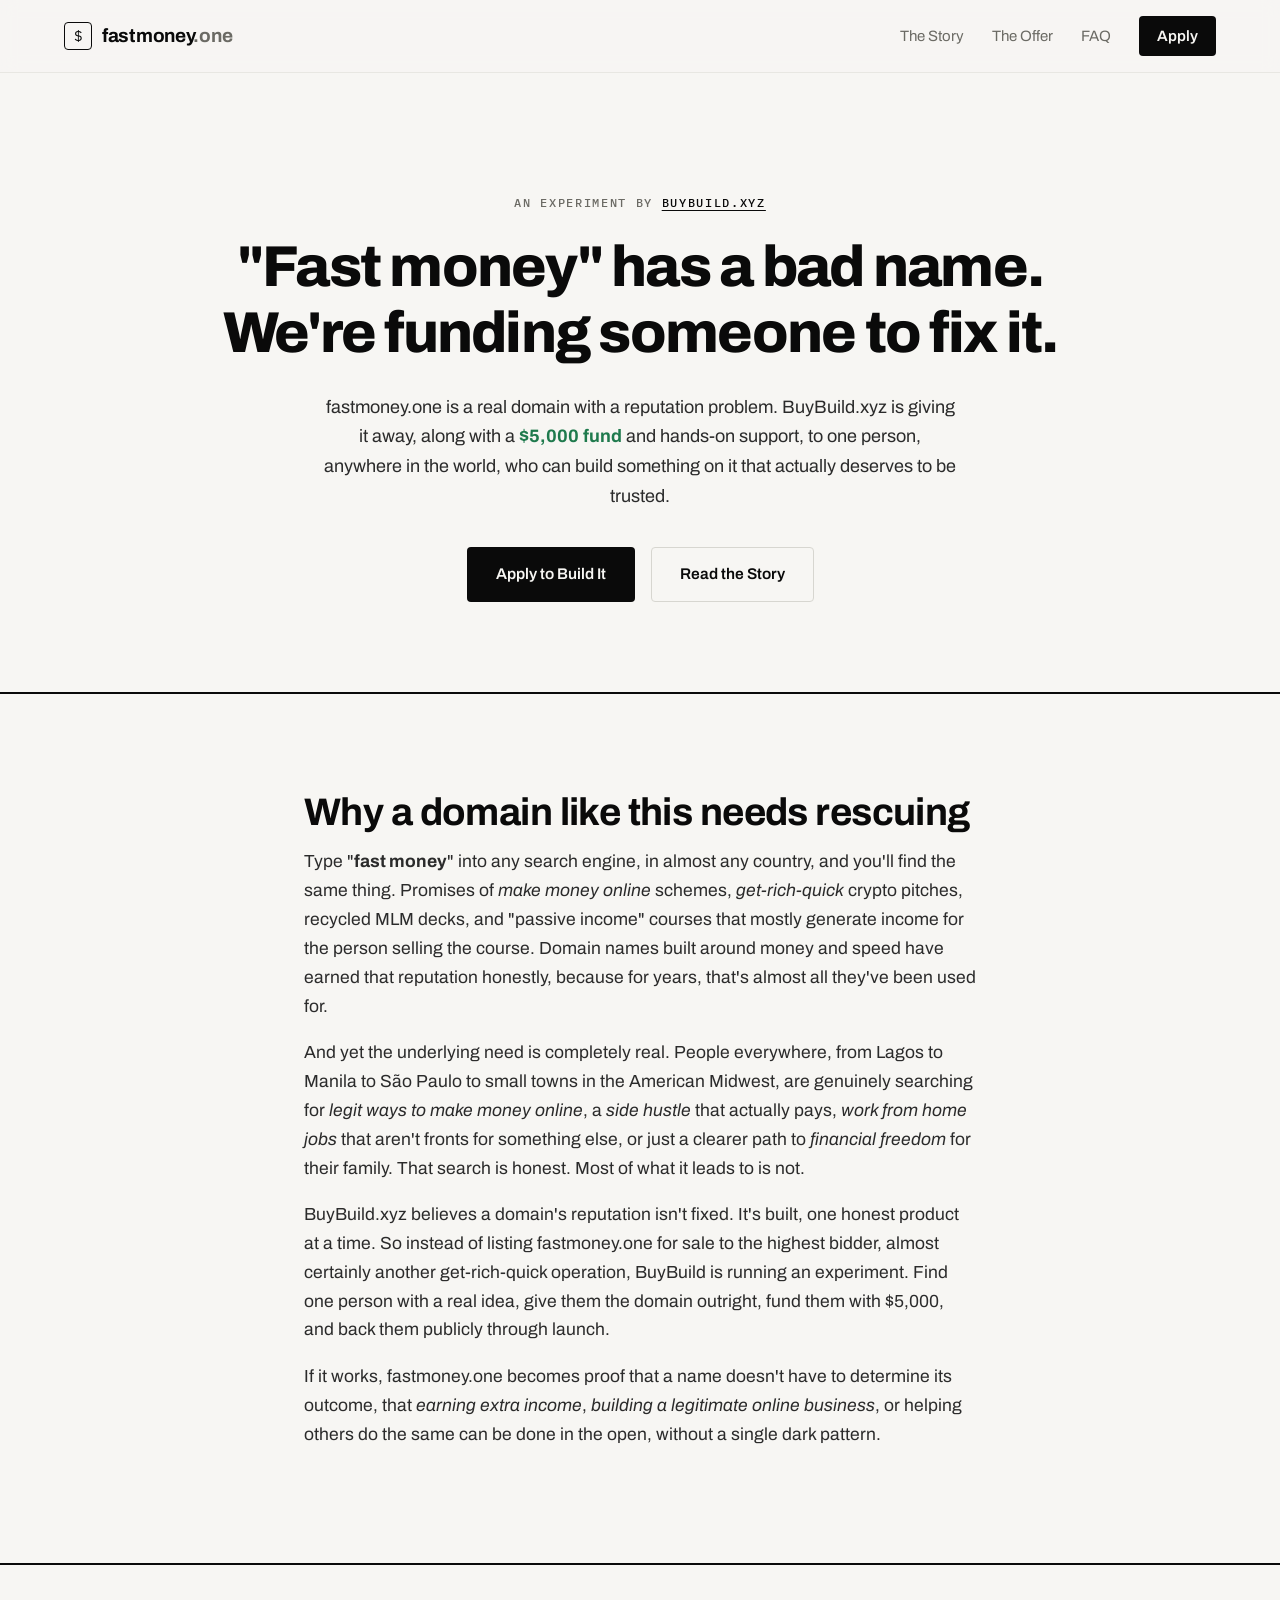
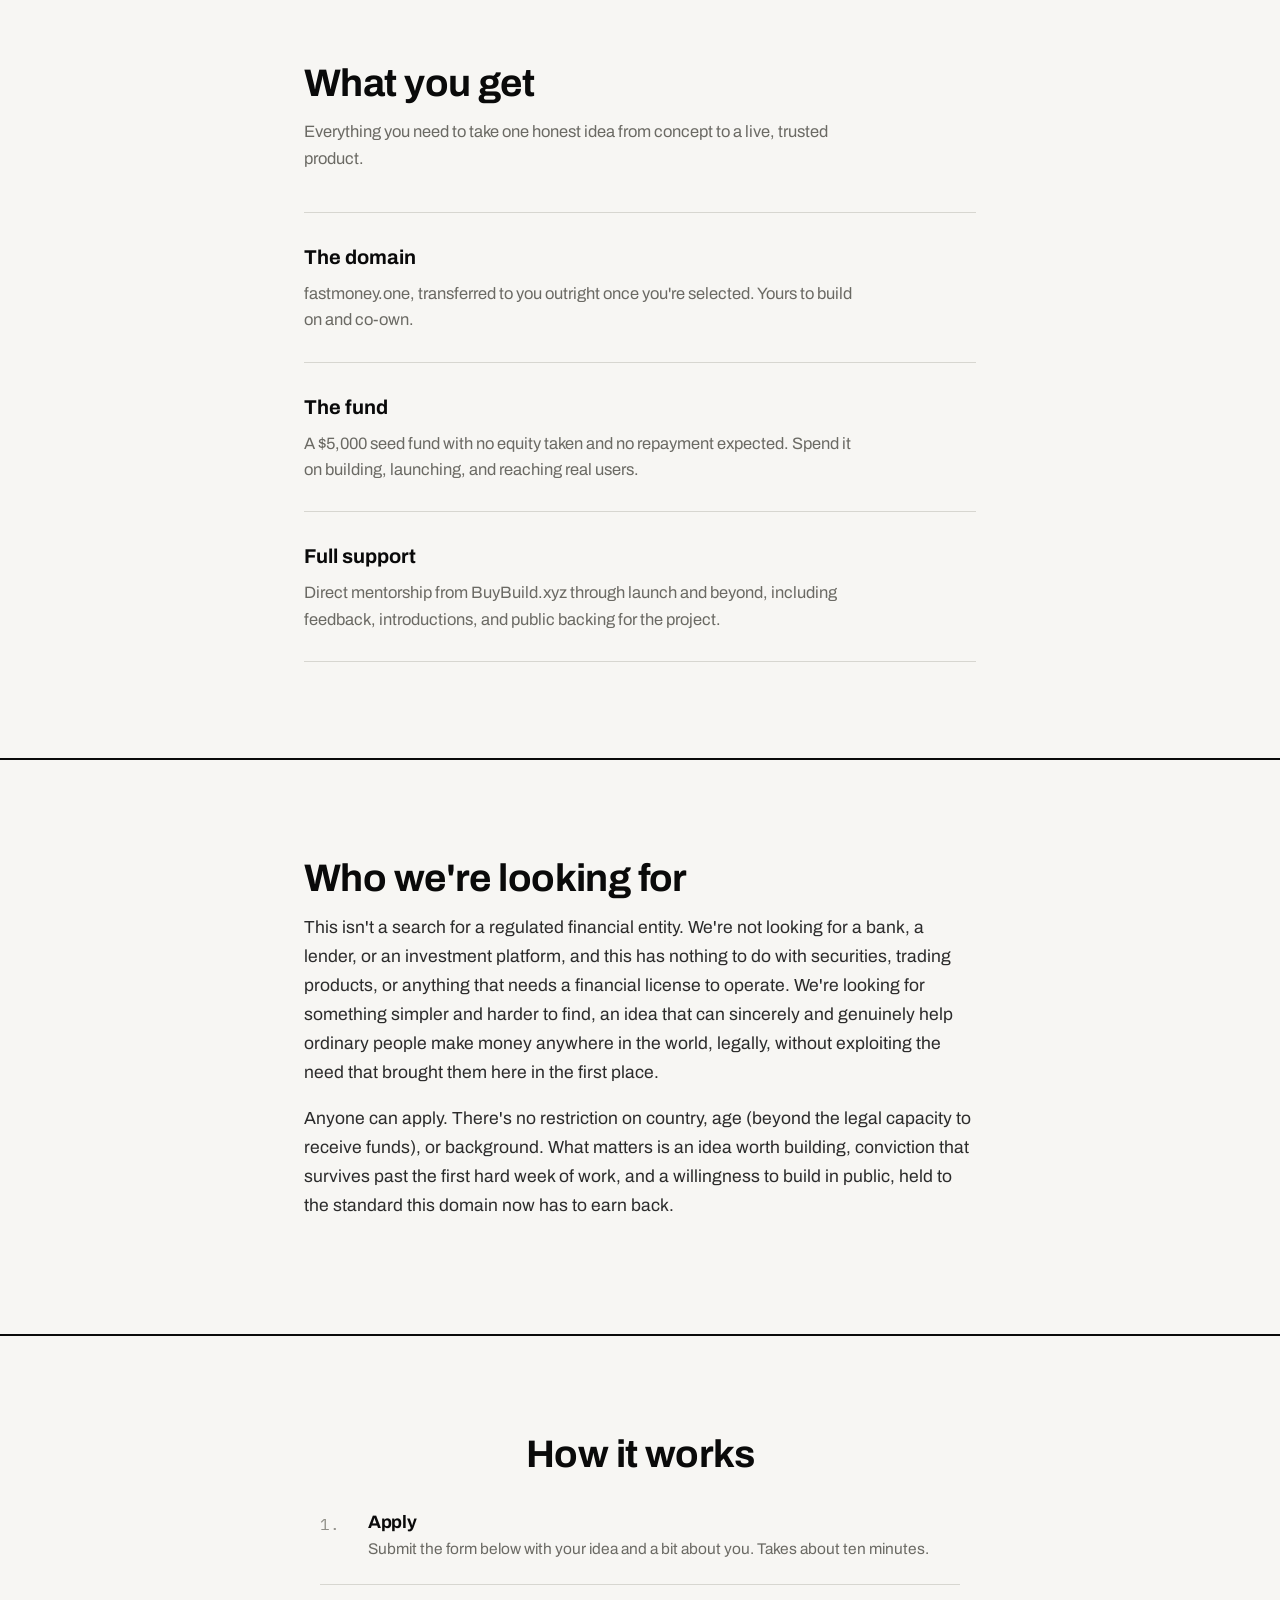
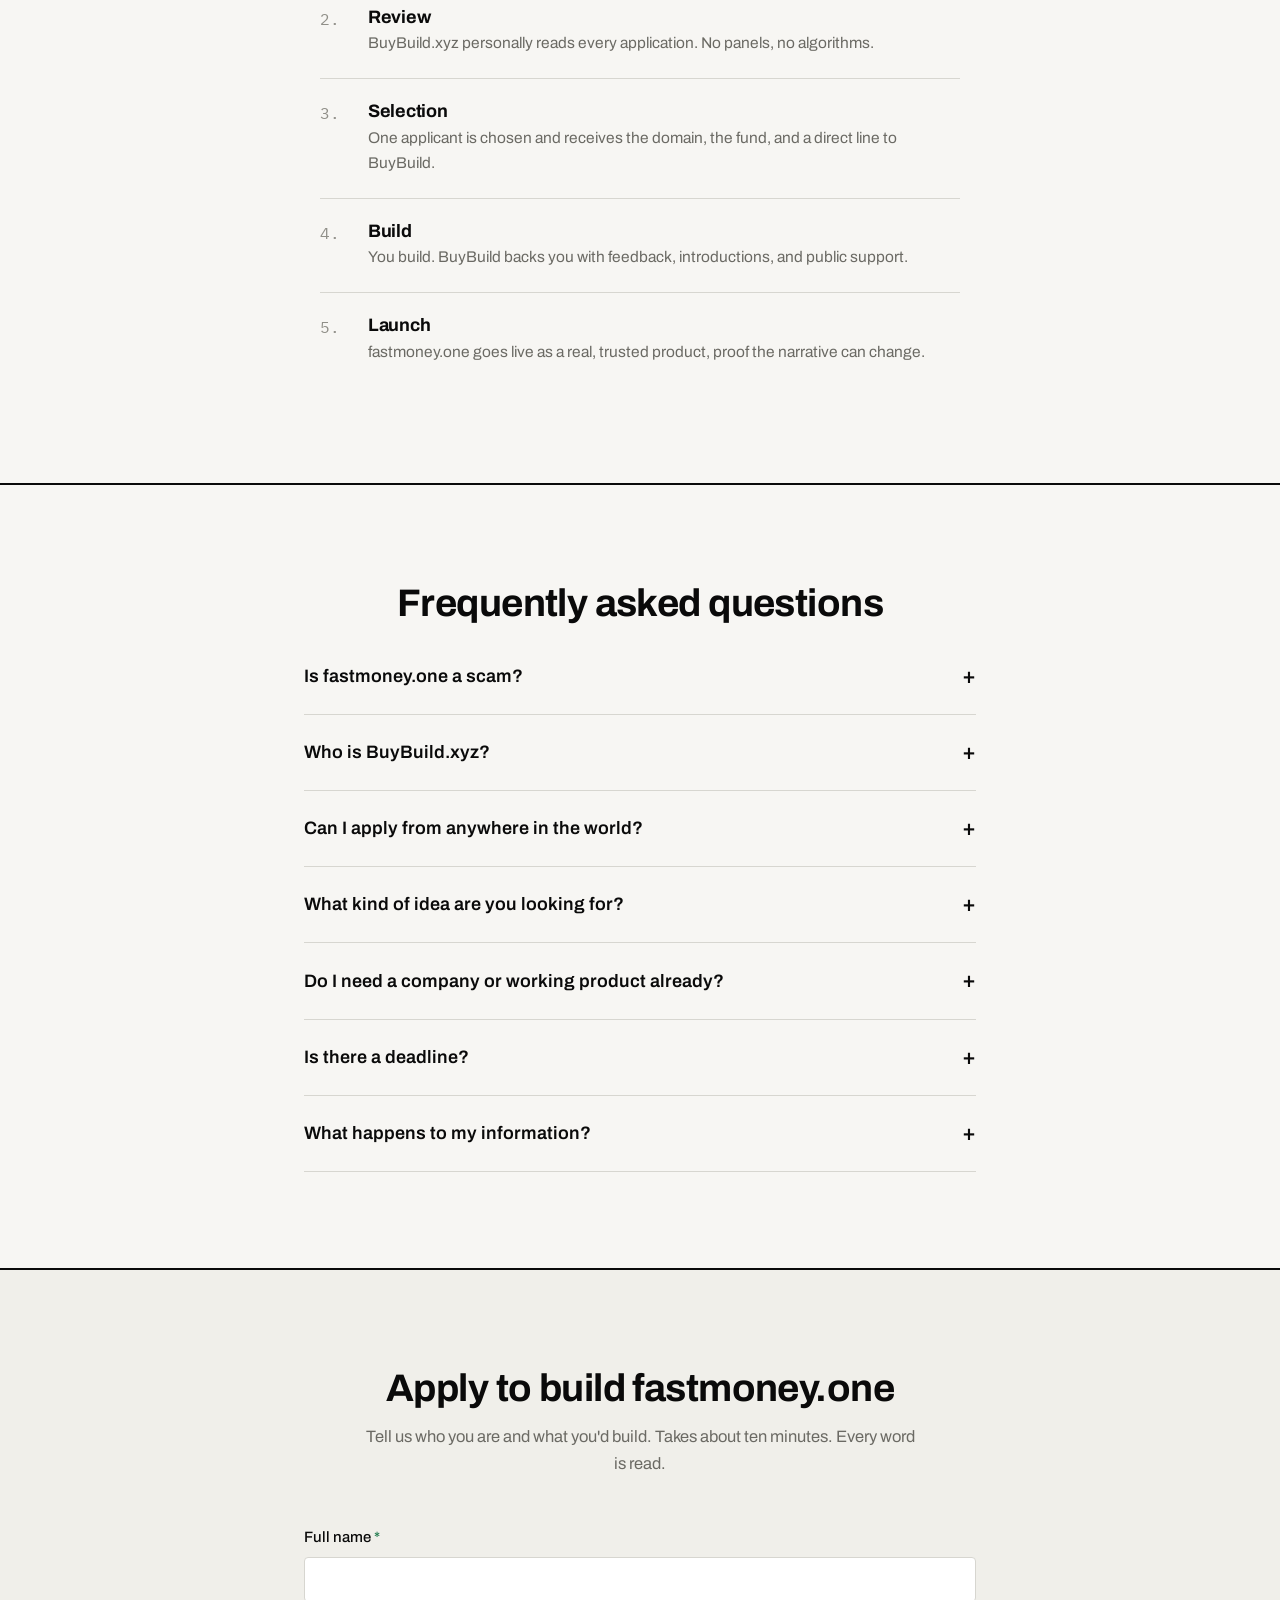
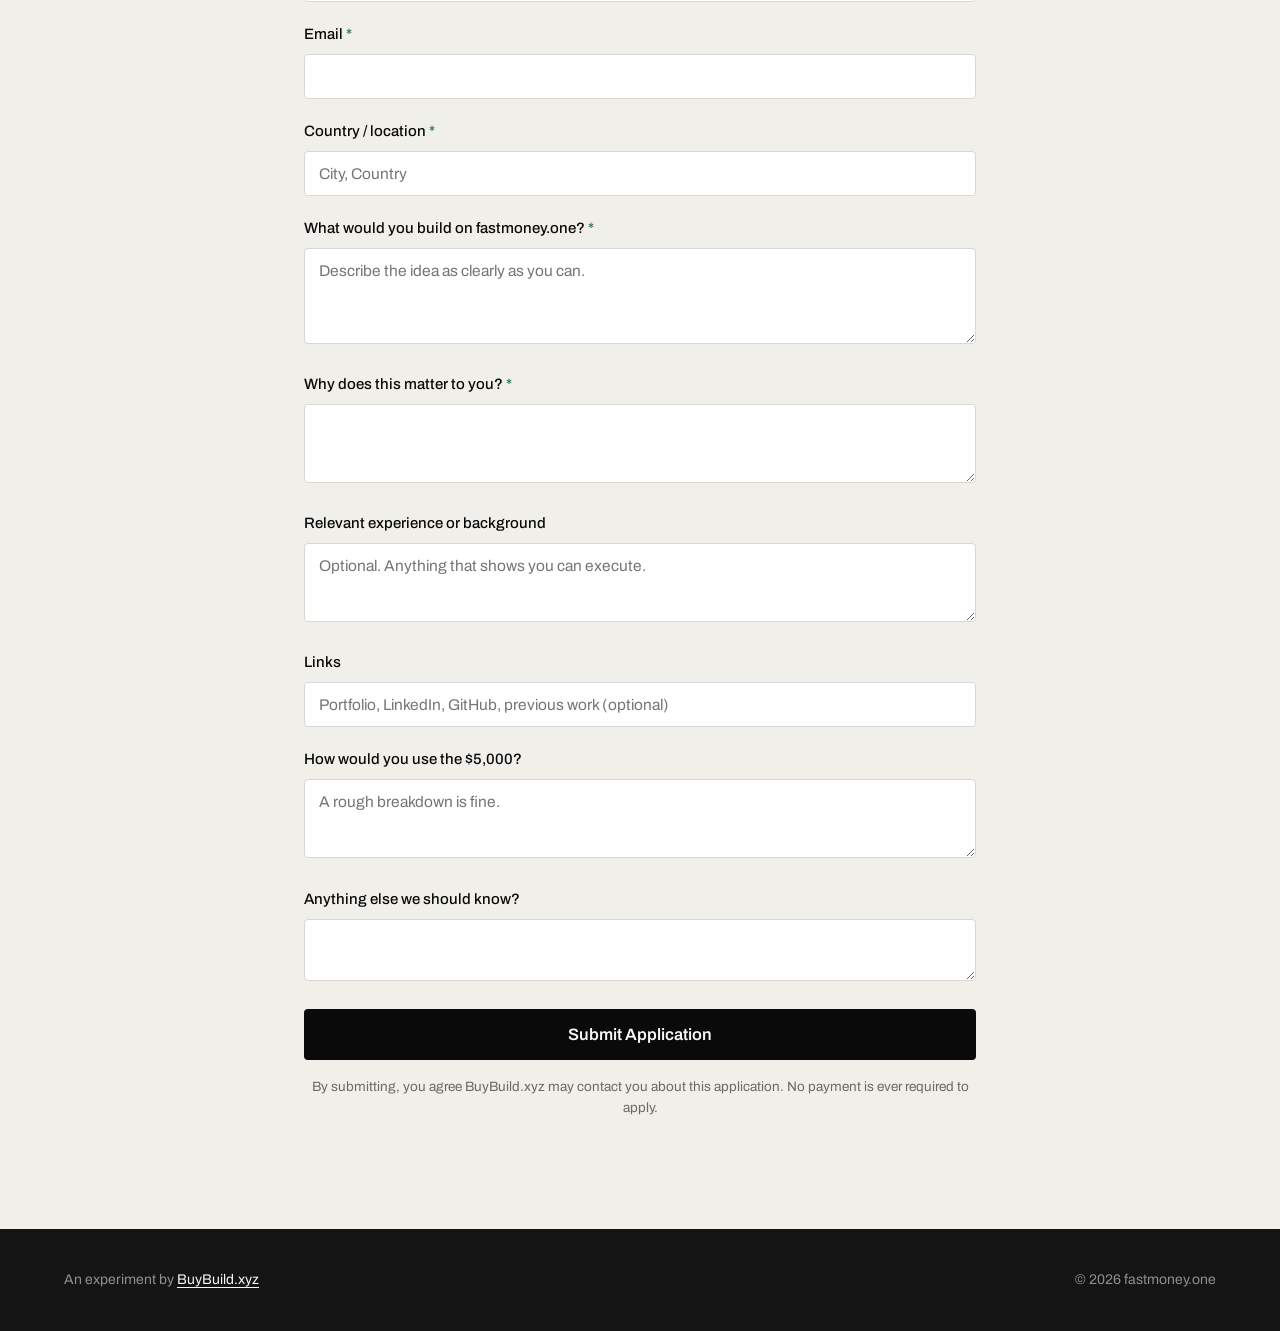
<file: index.html>
<!DOCTYPE html>
<html lang="en">
<head>
<meta charset="UTF-8">
<meta name="viewport" content="width=device-width, initial-scale=1.0">
<title>Fast Money, Built Honestly | A $5,000 Experiment</title>
<meta name="description" content="fastmoney.one is being given away, with a $5,000 fund and full support from BuyBuild.xyz, to one builder anywhere in the world with an honest idea. Apply now.">
<meta name="keywords" content="make money online, make money fast, legit ways to make money online, side hustle ideas, passive income ideas, financial freedom, work from home, online business ideas, earn extra income, fastmoney.one, buybuild.xyz">
<meta name="author" content="BuyBuild.xyz">
<meta name="robots" content="index, follow, max-image-preview:large">
<link rel="canonical" href="https://fastmoney.one/">

<!-- Open Graph -->
<meta property="og:type" content="website">
<meta property="og:site_name" content="fastmoney.one">
<meta property="og:title" content="Fast Money, Built Honestly | A $5,000 Experiment">
<meta property="og:description" content="One domain. One builder. $5,000 and full support to prove that 'fast money' doesn't have to mean scam. Open to anyone, anywhere in the world.">
<meta property="og:url" content="https://fastmoney.one/">
<meta property="og:image" content="https://fastmoney.one/assets/img/og-image.png">
<meta property="og:image:width" content="1200">
<meta property="og:image:height" content="630">
<meta property="og:image:alt" content="fastmoney.one, an experiment by BuyBuild.xyz">
<meta property="og:locale" content="en_US">

<!-- Twitter -->
<meta name="twitter:card" content="summary_large_image">
<meta name="twitter:title" content="Fast Money, Built Honestly | A $5,000 Experiment">
<meta name="twitter:description" content="One domain. One builder. $5,000 and full support to prove that 'fast money' doesn't have to mean scam. Open to anyone, anywhere in the world.">
<meta name="twitter:image" content="https://fastmoney.one/assets/img/og-image.png">

<!-- Icons -->
<link rel="icon" type="image/svg+xml" href="/assets/img/favicon.svg">
<link rel="apple-touch-icon" href="/assets/img/apple-touch-icon.png">
<link rel="manifest" href="/site.webmanifest">
<meta name="theme-color" content="#f7f6f3">

<!-- Performance -->
<link rel="preconnect" href="https://fonts.googleapis.com">
<link rel="preconnect" href="https://fonts.gstatic.com" crossorigin>
<link href="https://fonts.googleapis.com/css2?family=Archivo:wght@400;500;600;700;800;900&family=IBM+Plex+Mono:wght@400;500;600&display=swap" rel="stylesheet">
<link rel="stylesheet" href="/assets/css/styles.css">

<!-- Structured Data -->
<script type="application/ld+json">
{
  "@context": "https://schema.org",
  "@type": "Organization",
  "name": "BuyBuild.xyz",
  "url": "https://buybuild.xyz",
  "description": "BuyBuild.xyz funds and supports builders who turn overlooked or reputation-damaged domains into honest, useful products.",
  "sameAs": ["https://buybuild.xyz"]
}
</script>
<script type="application/ld+json">
{
  "@context": "https://schema.org",
  "@type": "WebSite",
  "name": "fastmoney.one",
  "url": "https://fastmoney.one/",
  "description": "A domain being rebuilt in public: $5,000 and full support from BuyBuild.xyz, given to one builder anywhere in the world with an honest idea."
}
</script>
<script type="application/ld+json">
{
  "@context": "https://schema.org",
  "@type": "FAQPage",
  "mainEntity": [
    {
      "@type": "Question",
      "name": "Is fastmoney.one a scam?",
      "acceptedAnswer": {
        "@type": "Answer",
        "text": "No. fastmoney.one is currently an empty domain being offered, transparently and for free, to one selected applicant by BuyBuild.xyz, along with a $5,000 fund. Nothing is sold on this page, no payment is ever requested from applicants, and the entire process is documented in public."
      }
    },
    {
      "@type": "Question",
      "name": "Who is BuyBuild.xyz?",
      "acceptedAnswer": {
        "@type": "Answer",
        "text": "BuyBuild.xyz runs small, public experiments that hand real assets, domains, funding, and support, to builders with honest ideas. This is one of those experiments. It exists to reclaim a domain that would otherwise be used for a get rich quick scheme."
      }
    },
    {
      "@type": "Question",
      "name": "Can I apply from anywhere in the world?",
      "acceptedAnswer": {
        "@type": "Answer",
        "text": "Yes. This is open globally with no restriction on location, nationality, age (beyond legal capacity to receive funds), or background. Ideas are judged on merit and honesty, not geography."
      }
    },
    {
      "@type": "Question",
      "name": "What kind of idea is BuyBuild looking for?",
      "acceptedAnswer": {
        "@type": "Answer",
        "text": "This is not a search for a regulated financial entity. BuyBuild is not looking for a bank, a lender, an investment platform, or anything that trades in securities or needs a financial license to operate. It is looking for an idea that can sincerely and genuinely help ordinary people make money anywhere in the world, legally. That could be a financial literacy tool, a transparent income directory, an ethical marketplace, budgeting help, or a way to find real remote work. The only requirement is that it deserves the trust the domain name asks for."
      }
    },
    {
      "@type": "Question",
      "name": "Do I need a company or product already built?",
      "acceptedAnswer": {
        "@type": "Answer",
        "text": "No. A clear, honest idea and a credible plan to execute it are enough to apply. The fund and support exist specifically to help you go from idea to launch."
      }
    },
    {
      "@type": "Question",
      "name": "What happens to my application?",
      "acceptedAnswer": {
        "@type": "Answer",
        "text": "Every application is read personally by BuyBuild.xyz. Your information is used only to evaluate your application and contact you about it, and is never sold or shared."
      }
    }
  ]
}
</script>
</head>
<body>

<a class="skip-link" href="#apply">Skip to application form</a>

<header class="site-header">
  <div class="wrap header-inner">
    <a href="/" class="brand" aria-label="fastmoney.one home">
      <span class="brand-mark" aria-hidden="true">$</span>
      <span class="brand-name">fastmoney<span class="brand-dot">.one</span></span>
    </a>
    <nav class="site-nav" aria-label="Primary">
      <a href="#story">The Story</a>
      <a href="#offer">The Offer</a>
      <a href="#faq">FAQ</a>
      <a href="#apply" class="nav-cta">Apply</a>
    </nav>
  </div>
</header>

<main>

  <!-- HERO -->
  <section class="hero">
    <div class="wrap">
      <p class="eyebrow">An experiment by <a href="https://buybuild.xyz" rel="noopener">BuyBuild.xyz</a></p>
      <h1>"Fast money" has a bad name.<br>We're funding someone to fix it.</h1>
      <p class="hero-sub">
        fastmoney.one is a real domain with a reputation problem. BuyBuild.xyz is giving it away,
        along with a <strong>$5,000 fund</strong> and hands-on support, to one person, anywhere in
        the world, who can build something on it that actually deserves to be trusted.
      </p>
      <div class="hero-actions">
        <a href="#apply" class="btn btn-primary">Apply to Build It</a>
        <a href="#story" class="btn btn-ghost">Read the Story</a>
      </div>
    </div>
  </section>

  <!-- STORY / SEO CONTENT -->
  <section id="story" class="section story">
    <div class="wrap wrap-narrow">
      <h2>Why a domain like this needs rescuing</h2>
      <p>
        Type "<strong>fast money</strong>" into any search engine, in almost any country, and you'll find the
        same thing. Promises of <em>make money online</em> schemes, <em>get-rich-quick</em> crypto pitches,
        recycled MLM decks, and "passive income" courses that mostly generate income for the person selling
        the course. Domain names built around money and speed have earned that reputation honestly, because
        for years, that's almost all they've been used for.
      </p>
      <p>
        And yet the underlying need is completely real. People everywhere, from Lagos to Manila to São Paulo
        to small towns in the American Midwest, are genuinely searching for <em>legit ways to make money
        online</em>, a <em>side hustle</em> that actually pays, <em>work from home jobs</em> that aren't
        fronts for something else, or just a clearer path to <em>financial freedom</em> for their family.
        That search is honest. Most of what it leads to is not.
      </p>
      <p>
        BuyBuild.xyz believes a domain's reputation isn't fixed. It's built, one honest product at a time.
        So instead of listing fastmoney.one for sale to the highest bidder, almost certainly another
        get-rich-quick operation, BuyBuild is running an experiment. Find one person with a real idea, give
        them the domain outright, fund them with $5,000, and back them publicly through launch.
      </p>
      <p>
        If it works, fastmoney.one becomes proof that a name doesn't have to determine its outcome, that
        <em>earning extra income</em>, <em>building a legitimate online business</em>, or helping others do the
        same can be done in the open, without a single dark pattern.
      </p>
    </div>
  </section>

  <!-- OFFER -->
  <section id="offer" class="section offer">
    <div class="wrap wrap-narrow">
      <h2>What you get</h2>
      <p class="section-sub">Everything you need to take one honest idea from concept to a live, trusted product.</p>
      <dl class="offer-list">
        <div class="offer-item">
          <dt>The domain</dt>
          <dd>fastmoney.one, transferred to you outright once you're selected. Yours to build on and co-own.</dd>
        </div>
        <div class="offer-item">
          <dt>The fund</dt>
          <dd>A $5,000 seed fund with no equity taken and no repayment expected. Spend it on building, launching, and reaching real users.</dd>
        </div>
        <div class="offer-item">
          <dt>Full support</dt>
          <dd>Direct mentorship from BuyBuild.xyz through launch and beyond, including feedback, introductions, and public backing for the project.</dd>
        </div>
      </dl>
    </div>
  </section>

  <!-- WHO -->
  <section class="section who">
    <div class="wrap wrap-narrow">
      <h2>Who we're looking for</h2>
      <p>
        This isn't a search for a regulated financial entity. We're not looking for a bank, a lender, or an
        investment platform, and this has nothing to do with securities, trading products, or anything that
        needs a financial license to operate. We're looking for something simpler and harder to find, an idea
        that can sincerely and genuinely help ordinary people make money anywhere in the world, legally,
        without exploiting the need that brought them here in the first place.
      </p>
      <p>
        Anyone can apply. There's no restriction on country, age (beyond the legal capacity to receive funds),
        or background. What matters is an idea worth building, conviction that survives past the first hard
        week of work, and a willingness to build in public, held to the standard this domain now has to earn
        back.
      </p>
    </div>
  </section>

  <!-- HOW IT WORKS -->
  <section class="section how">
    <div class="wrap wrap-narrow">
      <h2>How it works</h2>
      <ol class="steps">
        <li><h3>Apply</h3><p>Submit the form below with your idea and a bit about you. Takes about ten minutes.</p></li>
        <li><h3>Review</h3><p>BuyBuild.xyz personally reads every application. No panels, no algorithms.</p></li>
        <li><h3>Selection</h3><p>One applicant is chosen and receives the domain, the fund, and a direct line to BuyBuild.</p></li>
        <li><h3>Build</h3><p>You build. BuyBuild backs you with feedback, introductions, and public support.</p></li>
        <li><h3>Launch</h3><p>fastmoney.one goes live as a real, trusted product, proof the narrative can change.</p></li>
      </ol>
    </div>
  </section>

  <!-- FAQ -->
  <section id="faq" class="section faq">
    <div class="wrap wrap-narrow">
      <h2>Frequently asked questions</h2>

      <details>
        <summary>Is fastmoney.one a scam?</summary>
        <p>No. This domain is currently unused and being offered, transparently and at no cost, to one selected applicant by BuyBuild.xyz, along with a $5,000 fund. Nothing is sold on this page and applicants are never asked for payment. The entire process is documented in public.</p>
      </details>

      <details>
        <summary>Who is BuyBuild.xyz?</summary>
        <p>BuyBuild.xyz runs small, public experiments that hand real assets, domains, funding, and support, to builders with honest ideas. This page is one of those experiments. It exists to reclaim a domain that would otherwise end up powering a get-rich-quick scheme.</p>
      </details>

      <details>
        <summary>Can I apply from anywhere in the world?</summary>
        <p>Yes. This is open globally. Ideas are judged on merit and honesty, not geography, nationality, or background.</p>
      </details>

      <details>
        <summary>What kind of idea are you looking for?</summary>
        <p>Not a regulated financial entity. We're not looking for a bank, a lender, an investment platform, or anything that trades in securities or needs a financial license to operate. We're looking for an idea that can sincerely and genuinely help ordinary people make money anywhere in the world, legally. That could be a financial literacy tool, a transparent income directory, an ethical marketplace, budgeting help, or a way to find real remote work. It just has to deserve the trust the domain name asks for.</p>
      </details>

      <details>
        <summary>Do I need a company or working product already?</summary>
        <p>No. A clear, honest idea and a credible plan to execute it are enough to apply. The fund and support exist specifically to help you go from idea to launch.</p>
      </details>

      <details>
        <summary>Is there a deadline?</summary>
        <p>Applications are reviewed on a rolling basis until a builder is selected. Apply as soon as your idea is ready to describe clearly. Early applications get first attention.</p>
      </details>

      <details>
        <summary>What happens to my information?</summary>
        <p>Every application is read personally by BuyBuild.xyz. Your information is used only to evaluate your application and to contact you about it. It is never sold or shared.</p>
      </details>
    </div>
  </section>

  <!-- APPLY -->
  <section id="apply" class="section apply">
    <div class="wrap wrap-narrow">
      <h2>Apply to build fastmoney.one</h2>
      <p class="section-sub">Tell us who you are and what you'd build. Takes about ten minutes. Every word is read.</p>

      <form
        name="application"
        method="POST"
        data-netlify="true"
        netlify-honeypot="bot-field"
        id="application-form"
        class="app-form"
      >
        <input type="hidden" name="form-name" value="application">
        <p class="hp-field" aria-hidden="true">
          <label>Leave this field empty <input name="bot-field" tabindex="-1" autocomplete="off"></label>
        </p>

        <div class="form-row">
          <label for="name">Full name <span class="req">*</span></label>
          <input type="text" id="name" name="name" required autocomplete="name">
        </div>

        <div class="form-row">
          <label for="email">Email <span class="req">*</span></label>
          <input type="email" id="email" name="email" required autocomplete="email">
        </div>

        <div class="form-row">
          <label for="location">Country / location <span class="req">*</span></label>
          <input type="text" id="location" name="location" required placeholder="City, Country" autocomplete="country-name">
        </div>

        <div class="form-row">
          <label for="idea">What would you build on fastmoney.one? <span class="req">*</span></label>
          <textarea id="idea" name="idea" rows="4" required placeholder="Describe the idea as clearly as you can."></textarea>
        </div>

        <div class="form-row">
          <label for="why">Why does this matter to you? <span class="req">*</span></label>
          <textarea id="why" name="why" rows="3" required></textarea>
        </div>

        <div class="form-row">
          <label for="experience">Relevant experience or background</label>
          <textarea id="experience" name="experience" rows="3" placeholder="Optional. Anything that shows you can execute."></textarea>
        </div>

        <div class="form-row">
          <label for="links">Links</label>
          <input type="text" id="links" name="links" placeholder="Portfolio, LinkedIn, GitHub, previous work (optional)">
        </div>

        <div class="form-row">
          <label for="budget">How would you use the $5,000?</label>
          <textarea id="budget" name="budget" rows="3" placeholder="A rough breakdown is fine."></textarea>
        </div>

        <div class="form-row">
          <label for="other">Anything else we should know?</label>
          <textarea id="other" name="other" rows="2"></textarea>
        </div>

        <button type="submit" class="btn btn-primary btn-block">Submit Application</button>
        <p class="form-note">By submitting, you agree BuyBuild.xyz may contact you about this application. No payment is ever required to apply.</p>
      </form>

      <div id="form-success" class="form-success" hidden>
        <h3>Application received.</h3>
        <p>Thank you. Your submission has been sent to BuyBuild.xyz and will be read personally. If you're selected, you'll hear back by email.</p>
      </div>
    </div>
  </section>

</main>

<footer class="site-footer">
  <div class="wrap footer-inner">
    <p>An experiment by <a href="https://buybuild.xyz" rel="noopener">BuyBuild.xyz</a></p>
    <p class="footer-copy">&copy; <span id="year"></span> fastmoney.one</p>
  </div>
</footer>

<script src="/assets/js/main.js" defer></script>
</body>
</html>
</file>
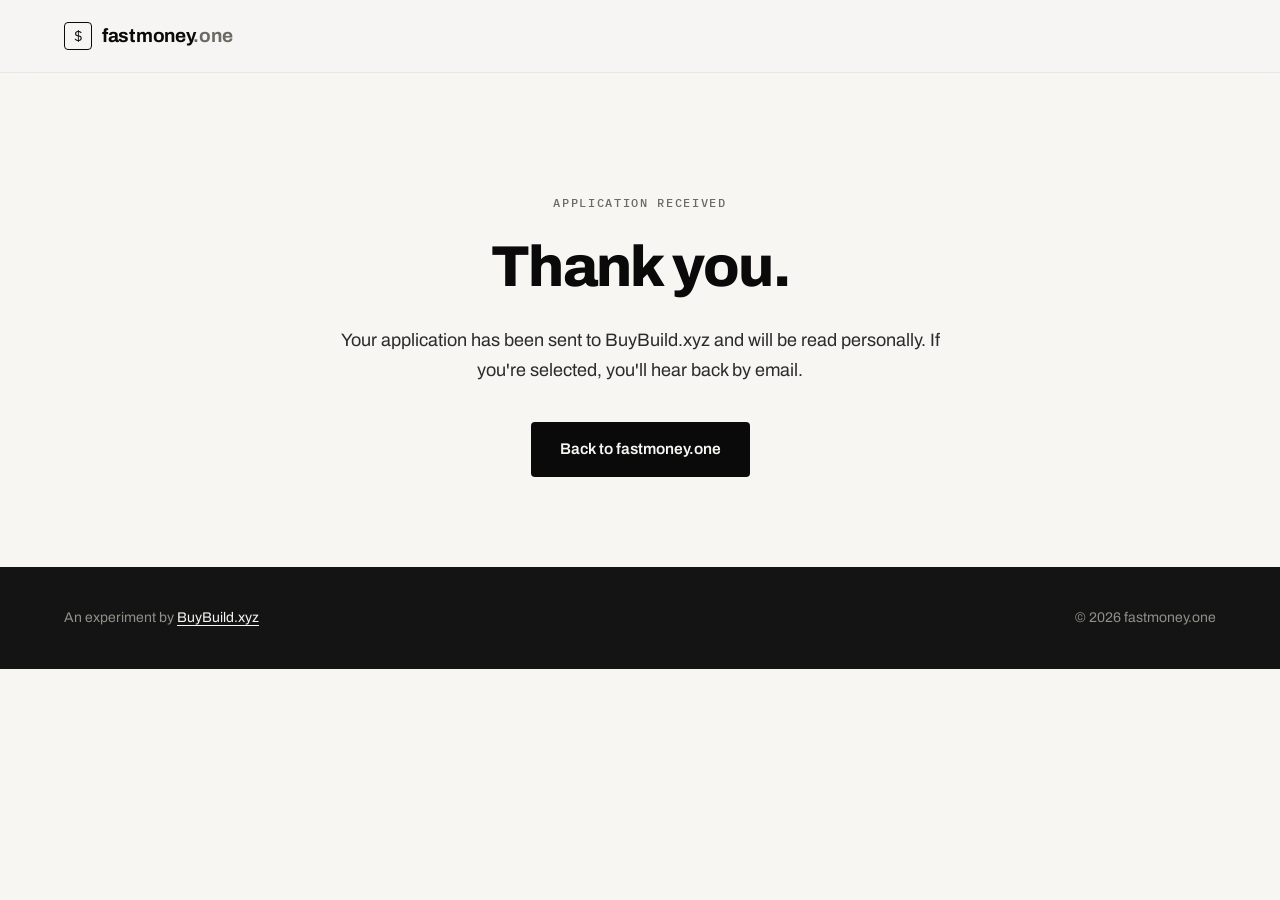
<file: success.html>
<!DOCTYPE html>
<html lang="en">
<head>
<meta charset="UTF-8">
<meta name="viewport" content="width=device-width, initial-scale=1.0">
<title>Application Received | fastmoney.one</title>
<meta name="robots" content="noindex, follow">
<link rel="icon" type="image/svg+xml" href="/assets/img/favicon.svg">
<link rel="preconnect" href="https://fonts.googleapis.com">
<link rel="preconnect" href="https://fonts.gstatic.com" crossorigin>
<link href="https://fonts.googleapis.com/css2?family=Archivo:wght@400;500;600;700;800;900&family=IBM+Plex+Mono:wght@400;500;600&display=swap" rel="stylesheet">
<link rel="stylesheet" href="/assets/css/styles.css">
</head>
<body>
<header class="site-header">
  <div class="wrap header-inner">
    <a href="/" class="brand" aria-label="fastmoney.one home">
      <span class="brand-mark" aria-hidden="true">$</span>
      <span class="brand-name">fastmoney<span class="brand-dot">.one</span></span>
    </a>
  </div>
</header>
<main>
  <section class="hero">
    <div class="wrap">
      <p class="eyebrow">Application received</p>
      <h1>Thank you.</h1>
      <p class="hero-sub">Your application has been sent to BuyBuild.xyz and will be read personally. If you're selected, you'll hear back by email.</p>
      <div class="hero-actions">
        <a href="/" class="btn btn-primary">Back to fastmoney.one</a>
      </div>
    </div>
  </section>
</main>
<footer class="site-footer">
  <div class="wrap footer-inner">
    <p>An experiment by <a href="https://buybuild.xyz" rel="noopener">BuyBuild.xyz</a></p>
    <p class="footer-copy">&copy; <span id="year"></span> fastmoney.one</p>
  </div>
</footer>
<script src="/assets/js/main.js" defer></script>
</body>
</html>
</file>
<file: assets/css/styles.css>
/* ---------- Tokens (ported from buybuild.xyz design system) ---------- */
:root {
  /* Ink & paper */
  --ink-900: #0a0a0a;
  --ink-800: #141414;
  --ink-700: #2b2b2b;
  --paper-0: #ffffff;
  --paper-50: #f7f6f3;
  --paper-100: #f0efea;

  /* Grey ramp */
  --grey-100: #e8e7e2;
  --grey-200: #d7d6d0;
  --grey-300: #b8b7b0;
  --grey-400: #908f88;
  --grey-500: #6b6a64;
  --grey-600: #4a4944;

  /* Signal, used sparingly for money / positive figures only */
  --signal-600: #1f7a4d;
  --signal-100: #e3efe8;

  /* Semantic surfaces */
  --surface-page: var(--paper-50);
  --surface-raised: var(--paper-0);
  --surface-sunken: var(--paper-100);
  --surface-inverse: var(--ink-800);

  /* Semantic text */
  --text-strong: var(--ink-900);
  --text-body: var(--ink-700);
  --text-muted: var(--grey-500);
  --text-faint: var(--grey-400);
  --text-on-inverse: var(--paper-50);
  --text-on-inverse-muted: var(--grey-400);

  /* Lines */
  --border-hair: var(--grey-100);
  --border-line: var(--grey-200);
  --border-strong: var(--ink-900);

  /* Interactive */
  --action-fill: var(--ink-900);
  --action-fill-hover: var(--ink-700);
  --action-text: var(--paper-50);
  --action-ghost-hover: var(--paper-100);

  /* Fonts */
  --font-display: 'Archivo', 'Helvetica Neue', Arial, sans-serif;
  --font-text: 'Archivo', 'Helvetica Neue', Arial, sans-serif;
  --font-mono: 'IBM Plex Mono', ui-monospace, 'SFMono-Regular', Menlo, monospace;

  /* Tracking */
  --tracking-display: -0.03em;
  --tracking-head: -0.015em;
  --tracking-label: 0.14em;

  /* Radii: squared, structural, ledger-like brand */
  --radius-xs: 2px;
  --radius-sm: 4px;

  /* Elevation */
  --shadow-hair: 0 1px 0 rgba(10, 10, 10, 0.06);
  --shadow-ledger: 0 2px 0 0 var(--ink-900);
  --focus-ring: 0 0 0 2px var(--paper-50), 0 0 0 4px var(--ink-900);

  /* Motion */
  --ease-out: cubic-bezier(0.2, 0, 0, 1);
  --dur-base: 200ms;

  /* Layout */
  --max: 1200px;
  --max-narrow: 720px;
}

/* ---------- Reset & base ---------- */
*, *::before, *::after { box-sizing: border-box; }
html { scroll-behavior: smooth; }
body {
  margin: 0;
  background: var(--surface-page);
  color: var(--text-body);
  font-family: var(--font-text);
  font-size: 17px;
  line-height: 1.6;
  -webkit-font-smoothing: antialiased;
  text-rendering: optimizeLegibility;
}
img { max-width: 100%; display: block; }
a { color: inherit; }
h1, h2, h3 {
  font-family: var(--font-display);
  font-weight: 700;
  line-height: 1.15;
  letter-spacing: var(--tracking-head);
  margin: 0 0 0.5em;
  color: var(--text-strong);
  text-wrap: balance;
}
p { margin: 0 0 1em; }
ul, ol { margin: 0; padding: 0; }
::selection { background: var(--ink-900); color: var(--paper-0); }
:focus-visible { outline: none; box-shadow: var(--focus-ring); }

.wrap { max-width: var(--max); margin: 0 auto; padding: 0 24px; }
.wrap-narrow { max-width: var(--max-narrow); margin: 0 auto; padding: 0 24px; }

.skip-link {
  position: absolute; left: -999px; top: 0;
  background: var(--ink-900); color: var(--paper-50); padding: 10px 16px; z-index: 100;
}
.skip-link:focus { left: 12px; top: 12px; }

/* ---------- Header ---------- */
.site-header {
  position: sticky; top: 0; z-index: 50;
  background: rgba(247, 246, 243, 0.9);
  backdrop-filter: blur(8px);
  border-bottom: 1px solid var(--border-hair);
}
.header-inner {
  display: flex; align-items: center; justify-content: space-between;
  height: 72px;
}
.brand { display: flex; align-items: center; gap: 10px; text-decoration: none; }
.brand-mark {
  display: inline-flex; align-items: center; justify-content: center;
  width: 28px; height: 28px; border-radius: var(--radius-sm);
  border: 1px solid var(--ink-900);
  color: var(--ink-900);
  font-family: var(--font-mono);
  font-size: 14px;
}
.brand-name {
  font-family: var(--font-display);
  font-weight: 700; letter-spacing: var(--tracking-head);
  font-size: 19px; color: var(--text-strong);
}
.brand-dot { color: var(--text-muted); }
.site-nav { display: flex; align-items: center; gap: 28px; }
.site-nav a {
  text-decoration: none; color: var(--text-muted); font-size: 15px;
  transition: color var(--dur-base) var(--ease-out);
}
.site-nav a:hover { color: var(--text-strong); }
.nav-cta {
  color: var(--action-text) !important; background: var(--action-fill);
  padding: 8px 18px; border-radius: var(--radius-sm); font-weight: 600;
}
.nav-cta:hover { background: var(--action-fill-hover); }

/* ---------- Buttons ---------- */
.btn {
  display: inline-block; text-decoration: none;
  padding: 14px 28px; border-radius: var(--radius-sm);
  font-weight: 600; font-size: 15.5px;
  font-family: var(--font-text);
  transition: all var(--dur-base) var(--ease-out);
  border: 1px solid transparent;
  cursor: pointer;
}
.btn-primary { background: var(--action-fill); color: var(--action-text); }
.btn-primary:hover { background: var(--action-fill-hover); }
.btn-ghost { background: transparent; color: var(--text-strong); border-color: var(--border-line); }
.btn-ghost:hover { background: var(--action-ghost-hover); border-color: var(--border-strong); }
.btn-block { width: 100%; text-align: center; font-size: 16.5px; padding: 16px; }

/* ---------- Eyebrow (mono label) ---------- */
.eyebrow {
  font-family: var(--font-mono);
  text-transform: uppercase; letter-spacing: var(--tracking-label); font-size: 12px;
  color: var(--text-muted); font-weight: 500; margin-bottom: 22px;
}
.eyebrow a { color: var(--text-strong); text-decoration: underline; text-underline-offset: 3px; }

/* ---------- Hero ---------- */
.hero { padding: 120px 0 90px; text-align: center; }
.hero h1 {
  font-weight: 800; letter-spacing: var(--tracking-display);
  font-size: clamp(2.1rem, 5vw, 3.6rem);
  max-width: 880px; margin: 0 auto 26px;
}
.hero-sub {
  max-width: 640px; margin: 0 auto 36px;
  color: var(--text-body); font-size: 18px; line-height: 1.65;
}
.hero-sub strong { color: var(--signal-600); }
.hero-actions { display: flex; gap: 16px; justify-content: center; flex-wrap: wrap; }

/* ---------- Sections ---------- */
.section { padding: 96px 0; border-top: 2px solid var(--border-strong); }
.section h2 {
  font-size: clamp(1.7rem, 3.2vw, 2.4rem);
  text-align: center; margin-bottom: 14px;
}
.section-sub {
  text-align: center; color: var(--text-muted);
  max-width: 560px; margin: 0 auto 48px; font-size: 16.5px;
}

.story h2, .who h2, .offer h2 { text-align: left; max-width: var(--max-narrow); }
.offer .section-sub { text-align: left; margin: 0 0 40px; }
.story p, .who p { color: var(--text-body); font-size: 17.5px; line-height: 1.65; }

/* ---------- Offer ---------- */
.offer-list { margin: 0; }
.offer-item {
  padding: 28px 0; border-top: 1px solid var(--border-line);
}
.offer-item:last-child { border-bottom: 1px solid var(--border-line); }
.offer-item dt {
  font-family: var(--font-display); font-weight: 700; font-size: 20px;
  color: var(--text-strong); margin-bottom: 8px;
}
.offer-item dd {
  margin: 0; color: var(--text-muted); font-size: 16.5px; max-width: 560px;
}

/* ---------- Steps ---------- */
.steps { list-style: none; counter-reset: step; max-width: 640px; margin: 0 auto; }
.steps li {
  counter-increment: step;
  position: relative; padding: 22px 0 22px 48px;
  border-bottom: 1px solid var(--border-line);
}
.steps li:last-child { border-bottom: none; }
.steps li::before {
  content: counter(step) ".";
  position: absolute; left: 0; top: 22px;
  font-family: var(--font-mono); font-size: 16px; color: var(--text-faint);
}
.steps h3 { font-size: 18px; margin-bottom: 4px; }
.steps p { color: var(--text-muted); font-size: 15.5px; margin: 0; }

/* ---------- FAQ ---------- */
.faq details {
  border-bottom: 1px solid var(--border-line);
  padding: 20px 0;
}
.faq summary {
  cursor: pointer; font-family: var(--font-display); font-weight: 600;
  font-size: 18px; color: var(--text-strong); list-style: none;
  display: flex; justify-content: space-between; align-items: center;
}
.faq summary::-webkit-details-marker { display: none; }
.faq summary::after {
  content: "+"; color: var(--text-strong); font-size: 22px; margin-left: 16px;
  transition: transform var(--dur-base) var(--ease-out);
}
.faq details[open] summary::after { transform: rotate(45deg); }
.faq details p { color: var(--text-muted); margin-top: 14px; font-size: 16px; }

/* ---------- Form ---------- */
.apply { background: var(--surface-sunken); }
.app-form { margin-top: 8px; }
.form-row { margin-bottom: 20px; }
.form-row label {
  display: block; margin-bottom: 8px; font-size: 15px;
  color: var(--text-strong); font-weight: 500;
}
.req { color: var(--signal-600); }
.form-row input, .form-row textarea {
  width: 100%; background: var(--surface-raised); border: 1px solid var(--border-line);
  border-radius: var(--radius-sm); padding: 13px 14px; color: var(--text-body);
  font-family: inherit; font-size: 15.5px; resize: vertical;
  transition: border-color var(--dur-base) var(--ease-out);
}
.form-row input:focus, .form-row textarea:focus {
  outline: none; border-color: var(--ink-900); box-shadow: var(--focus-ring);
}
.form-note { text-align: center; color: var(--text-muted); font-size: 13.5px; margin-top: 16px; }
.hp-field { position: absolute; left: -9999px; }

.form-success {
  text-align: center; background: var(--surface-raised); border: 1px solid var(--border-line);
  box-shadow: var(--shadow-ledger);
  border-radius: var(--radius-sm); padding: 48px 32px; margin-top: 8px;
}
.form-success h3 { color: var(--text-strong); }
.form-success p { color: var(--text-body); margin: 0; }

/* ---------- Footer ---------- */
.site-footer { padding: 40px 0; background: var(--surface-inverse); }
.footer-inner {
  display: flex; justify-content: space-between; align-items: center;
  flex-wrap: wrap; gap: 12px;
  color: var(--text-on-inverse-muted); font-size: 14px;
}
.footer-inner a { color: var(--text-on-inverse); text-decoration: underline; text-underline-offset: 3px; }
.footer-inner p { margin: 0; }

/* ---------- Responsive ---------- */
@media (max-width: 780px) {
  .site-nav { gap: 16px; }
  .site-nav a:not(.nav-cta) { display: none; }
  .hero { padding: 90px 0 64px; }
  .section { padding: 64px 0; }
  .steps li { padding-left: 36px; }
}
</file>
